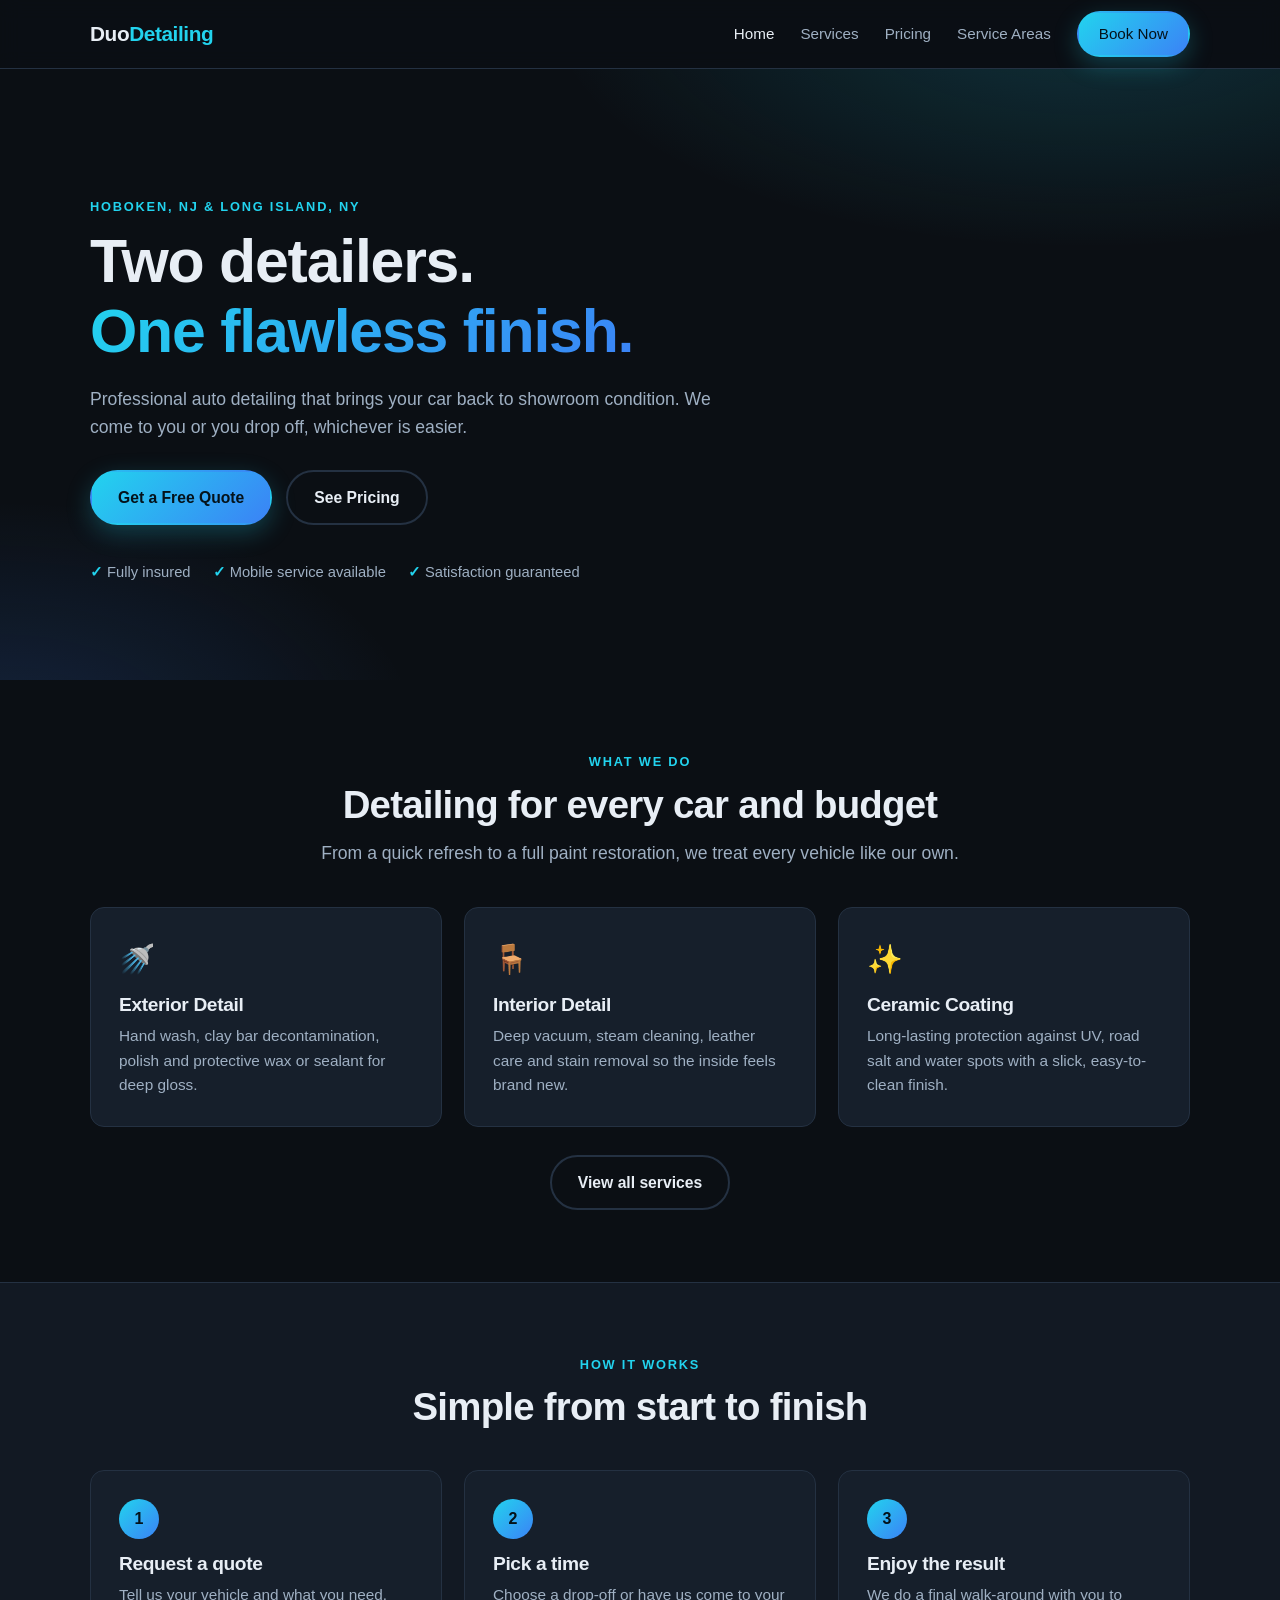
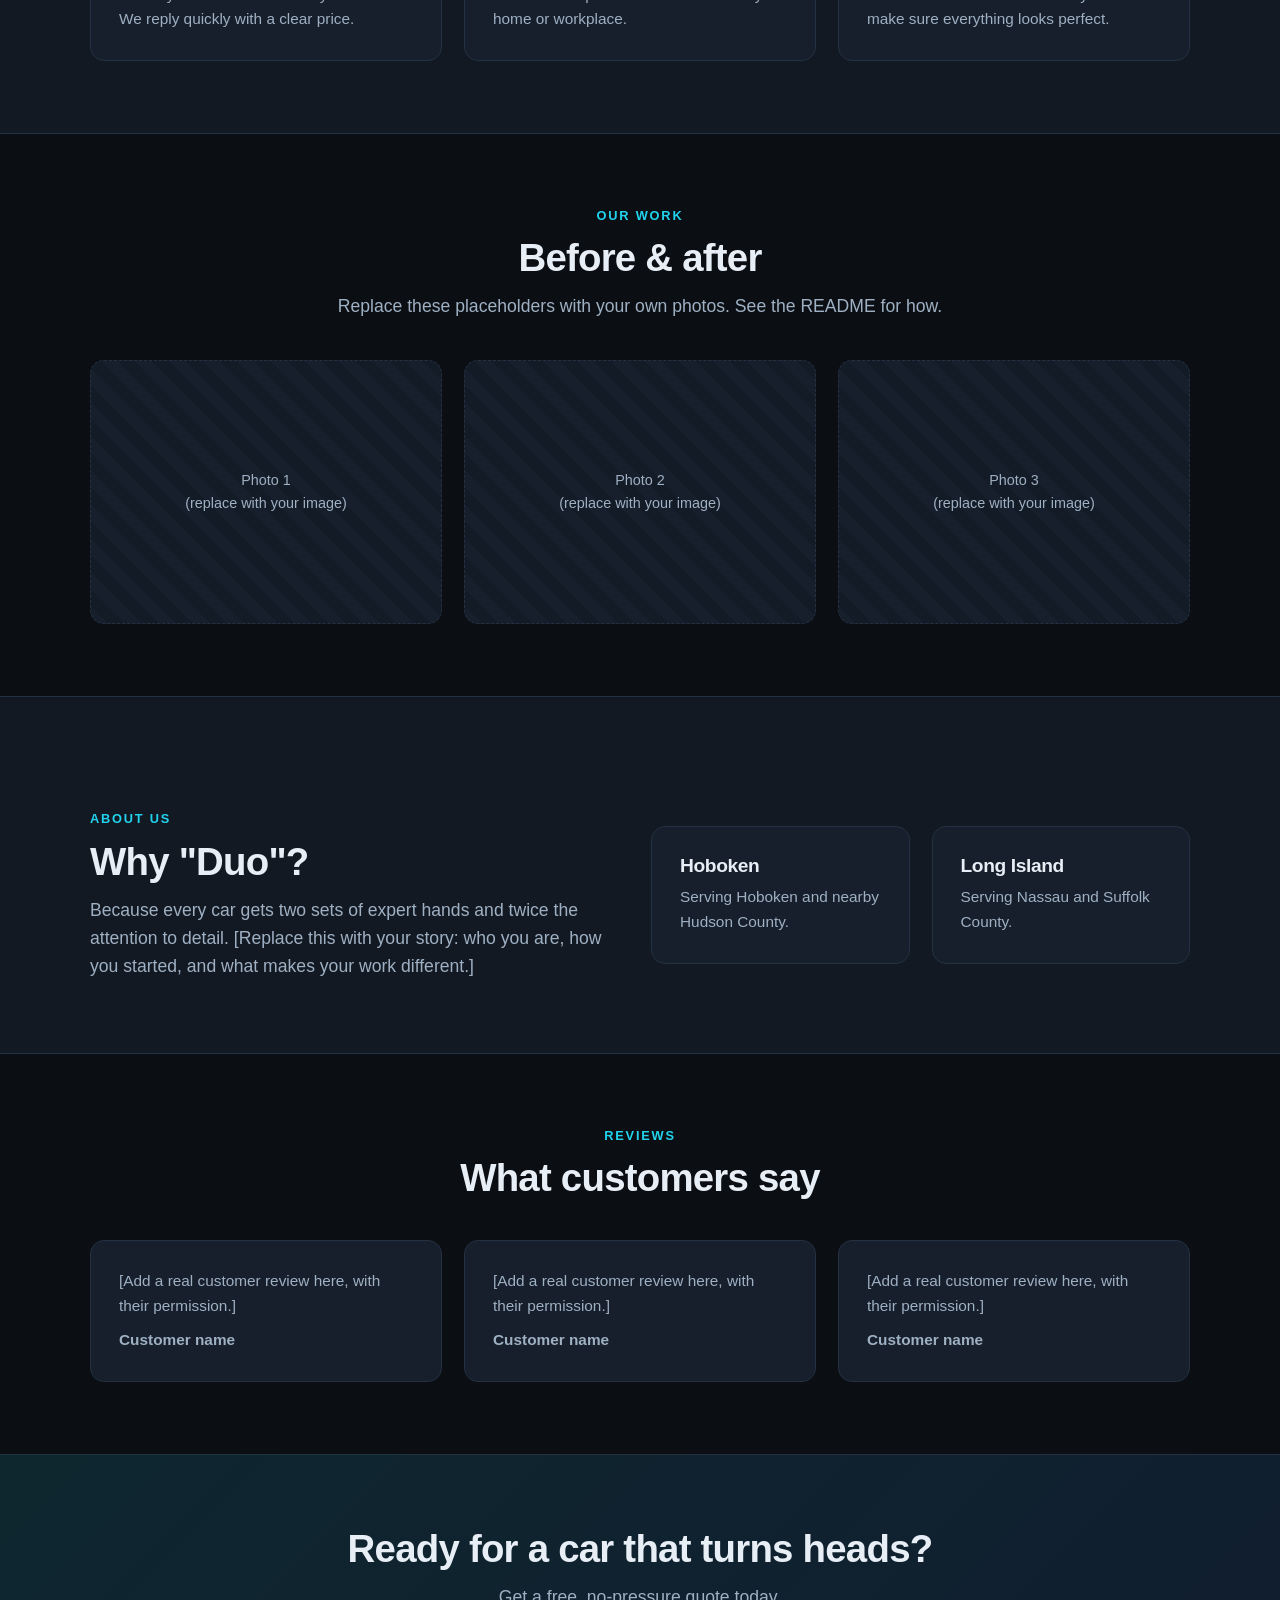
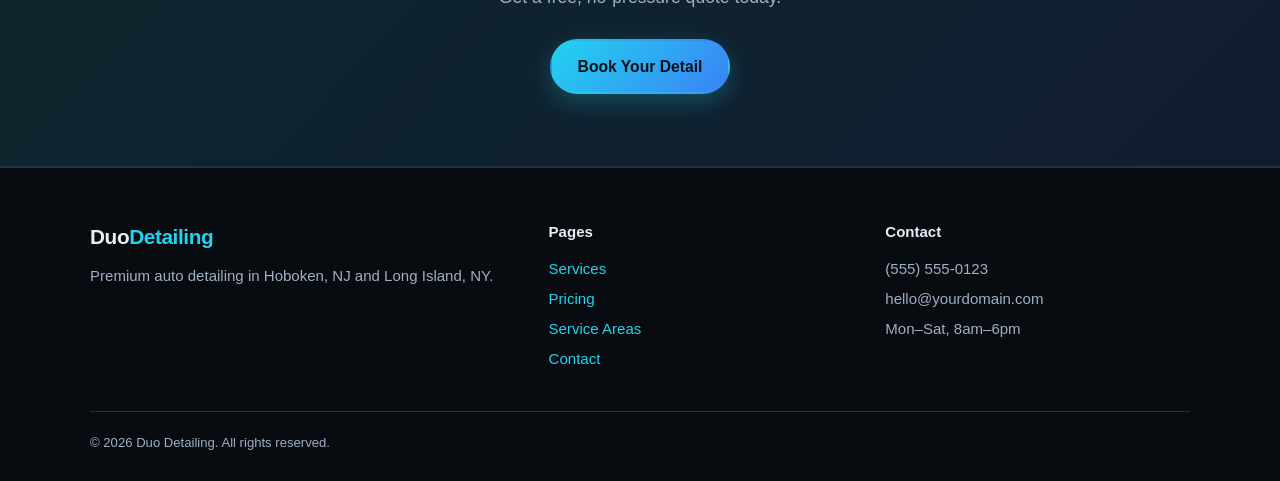
<file: index.html>
<!DOCTYPE html>
<html lang="en">
<head>
  <meta charset="UTF-8">
  <meta name="viewport" content="width=device-width, initial-scale=1">
  <title>Duo Detailing | Auto Detailing in Hoboken &amp; Long Island</title>
  <meta name="description" content="Duo Detailing offers professional auto detailing, ceramic coating and paint correction in Hoboken, NJ and Long Island, NY.">
  <link rel="stylesheet" href="style.css">
</head>
<body>
  <header class="site">
    <div class="container nav">
      <a href="index.html" class="logo">Duo<span>Detailing</span></a>
      <button class="menu-btn" aria-label="Toggle menu" aria-expanded="false">☰ Menu</button>
      <ul>
        <li><a href="index.html" class="active">Home</a></li>
        <li><a href="services.html">Services</a></li>
        <li><a href="pricing.html">Pricing</a></li>
        <li><a href="areas.html">Service Areas</a></li>
        <li><a href="contact.html" class="btn btn-primary" style="padding:9px 20px;color:#04121a">Book Now</a></li>
      </ul>
    </div>
  </header>

  <main>
    <section class="hero">
      <div class="container">
        <p class="eyebrow">Hoboken, NJ &amp; Long Island, NY</p>
        <h1>Two detailers.<br><em>One flawless finish.</em></h1>
        <p class="lead">Professional auto detailing that brings your car back to showroom condition. We come to you or you drop off, whichever is easier.</p>
        <div class="btn-row">
          <a href="contact.html" class="btn btn-primary">Get a Free Quote</a>
          <a href="pricing.html" class="btn btn-ghost">See Pricing</a>
        </div>
        <div class="badges">
          <span>Fully insured</span>
          <span>Mobile service available</span>
          <span>Satisfaction guaranteed</span>
        </div>
      </div>
    </section>

    <section>
      <div class="container center">
        <p class="eyebrow">What we do</p>
        <h2>Detailing for every car and budget</h2>
        <p class="lead">From a quick refresh to a full paint restoration, we treat every vehicle like our own.</p>
        <div class="grid grid-3" style="text-align:left">
          <div class="card">
            <div class="icon">🚿</div>
            <h3>Exterior Detail</h3>
            <p>Hand wash, clay bar decontamination, polish and protective wax or sealant for deep gloss.</p>
          </div>
          <div class="card">
            <div class="icon">🪑</div>
            <h3>Interior Detail</h3>
            <p>Deep vacuum, steam cleaning, leather care and stain removal so the inside feels brand new.</p>
          </div>
          <div class="card">
            <div class="icon">✨</div>
            <h3>Ceramic Coating</h3>
            <p>Long-lasting protection against UV, road salt and water spots with a slick, easy-to-clean finish.</p>
          </div>
        </div>
        <div class="btn-row" style="justify-content:center">
          <a href="services.html" class="btn btn-ghost">View all services</a>
        </div>
      </div>
    </section>

    <section class="alt">
      <div class="container">
        <div class="center">
          <p class="eyebrow">How it works</p>
          <h2>Simple from start to finish</h2>
        </div>
        <div class="grid grid-3">
          <div class="card">
            <div class="step-num">1</div>
            <h3>Request a quote</h3>
            <p>Tell us your vehicle and what you need. We reply quickly with a clear price.</p>
          </div>
          <div class="card">
            <div class="step-num">2</div>
            <h3>Pick a time</h3>
            <p>Choose a drop-off or have us come to your home or workplace.</p>
          </div>
          <div class="card">
            <div class="step-num">3</div>
            <h3>Enjoy the result</h3>
            <p>We do a final walk-around with you to make sure everything looks perfect.</p>
          </div>
        </div>
      </div>
    </section>

    <section>
      <div class="container">
        <div class="center">
          <p class="eyebrow">Our work</p>
          <h2>Before &amp; after</h2>
          <p class="lead">Replace these placeholders with your own photos. See the README for how.</p>
        </div>
        <div class="grid grid-3">
          <div class="shot">Photo 1<br>(replace with your image)</div>
          <div class="shot">Photo 2<br>(replace with your image)</div>
          <div class="shot">Photo 3<br>(replace with your image)</div>
        </div>
      </div>
    </section>

    <section class="alt">
      <div class="container">
        <div class="grid grid-2" style="align-items:center">
          <div>
            <p class="eyebrow">About us</p>
            <h2>Why "Duo"?</h2>
            <p class="lead">Because every car gets two sets of expert hands and twice the attention to detail. [Replace this with your story: who you are, how you started, and what makes your work different.]</p>
          </div>
          <div class="grid grid-2" style="margin-top:0">
            <div class="card"><h3>Hoboken</h3><p>Serving Hoboken and nearby Hudson County.</p></div>
            <div class="card"><h3>Long Island</h3><p>Serving Nassau and Suffolk County.</p></div>
          </div>
        </div>
      </div>
    </section>

    <section>
      <div class="container center">
        <p class="eyebrow">Reviews</p>
        <h2>What customers say</h2>
        <div class="grid grid-3" style="text-align:left">
          <div class="card"><p>[Add a real customer review here, with their permission.]</p><p style="margin-top:10px"><strong>Customer name</strong></p></div>
          <div class="card"><p>[Add a real customer review here, with their permission.]</p><p style="margin-top:10px"><strong>Customer name</strong></p></div>
          <div class="card"><p>[Add a real customer review here, with their permission.]</p><p style="margin-top:10px"><strong>Customer name</strong></p></div>
        </div>
      </div>
    </section>

    <section class="cta">
      <div class="container">
        <h2>Ready for a car that turns heads?</h2>
        <p class="lead" style="margin:0 auto">Get a free, no-pressure quote today.</p>
        <div class="btn-row" style="justify-content:center">
          <a href="contact.html" class="btn btn-primary">Book Your Detail</a>
        </div>
      </div>
    </section>
  </main>

  <footer class="site">
    <div class="container">
      <div class="foot-grid">
        <div>
          <a href="index.html" class="logo">Duo<span>Detailing</span></a>
          <p style="margin-top:10px">Premium auto detailing in Hoboken, NJ and Long Island, NY.</p>
        </div>
        <div>
          <h4>Pages</h4>
          <ul>
            <li><a href="services.html">Services</a></li>
            <li><a href="pricing.html">Pricing</a></li>
            <li><a href="areas.html">Service Areas</a></li>
            <li><a href="contact.html">Contact</a></li>
          </ul>
        </div>
        <div>
          <h4>Contact</h4>
          <ul>
            <li>(555) 555-0123</li>
            <li>hello@yourdomain.com</li>
            <li>Mon–Sat, 8am–6pm</li>
          </ul>
        </div>
      </div>
      <p class="copy">© <span id="year">2026</span> Duo Detailing. All rights reserved.</p>
    </div>
  </footer>
  <script src="script.js"></script>
</body>
</html>
</file>
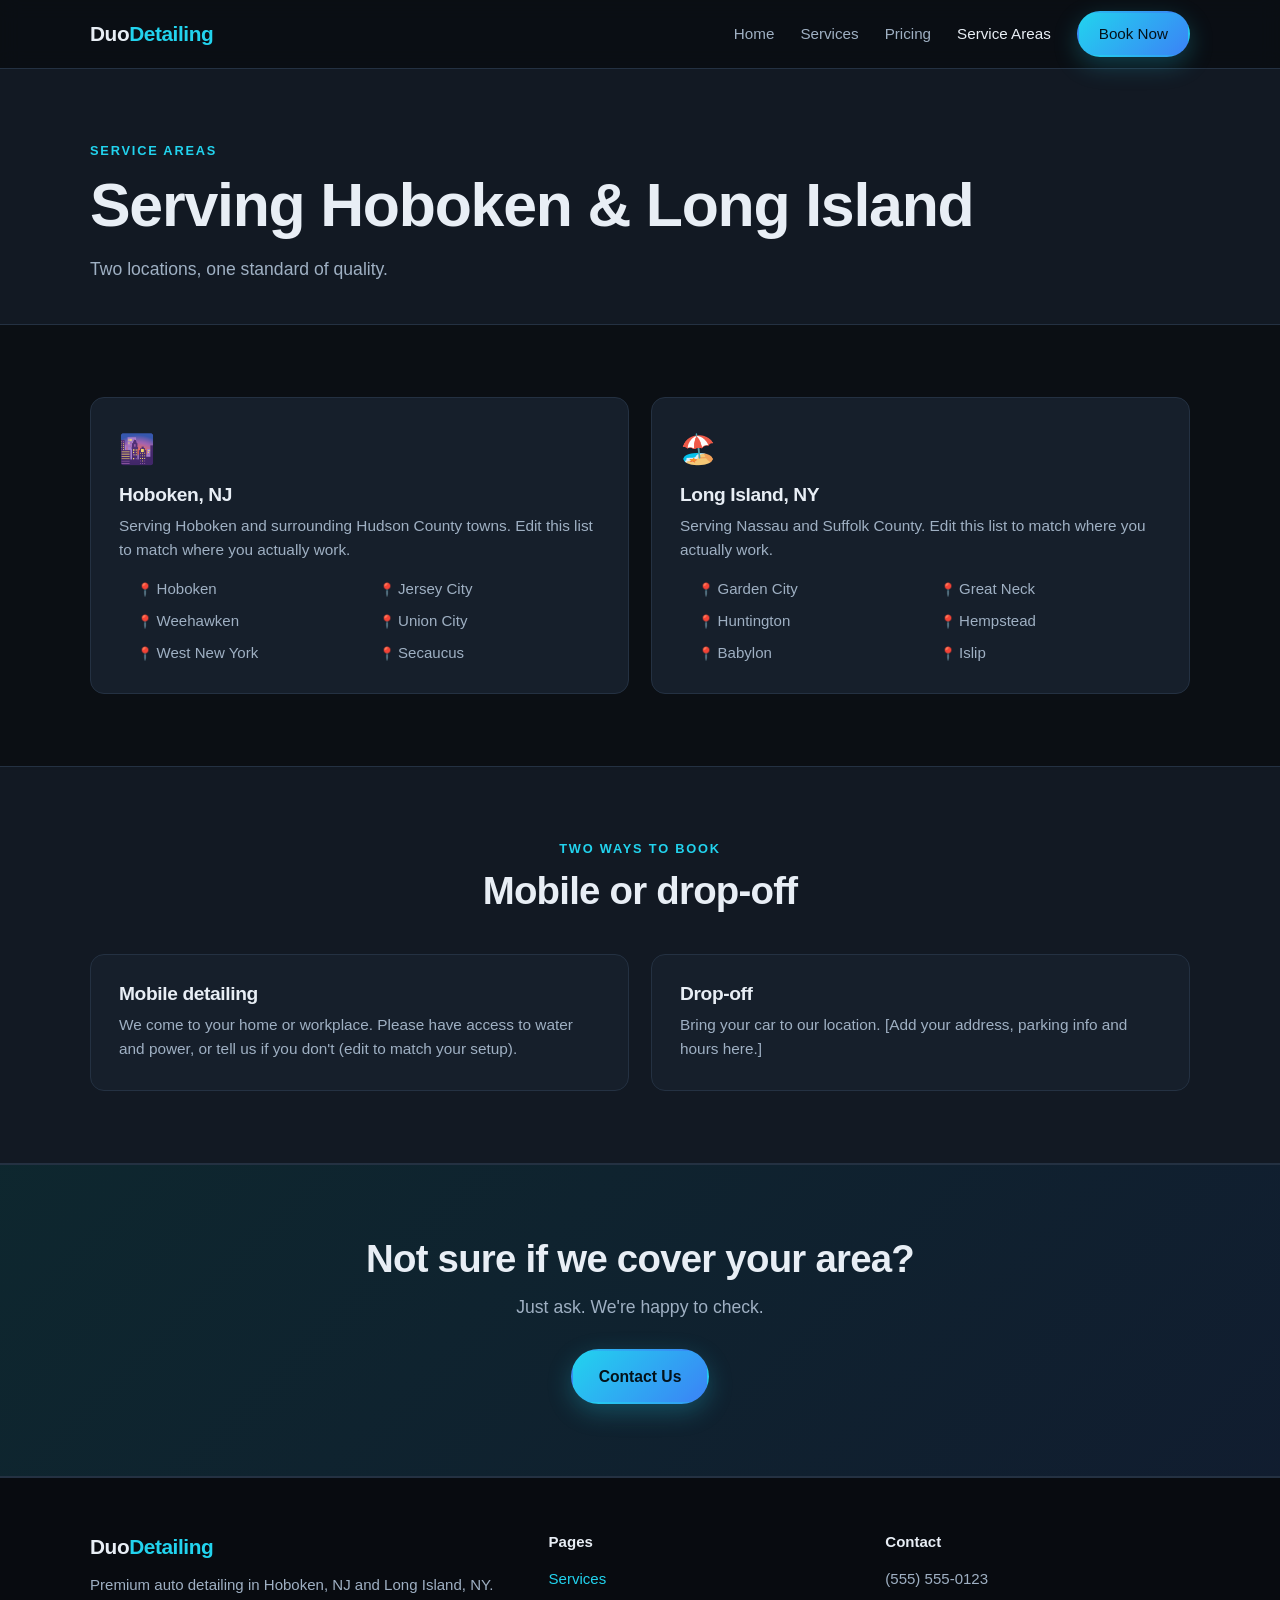
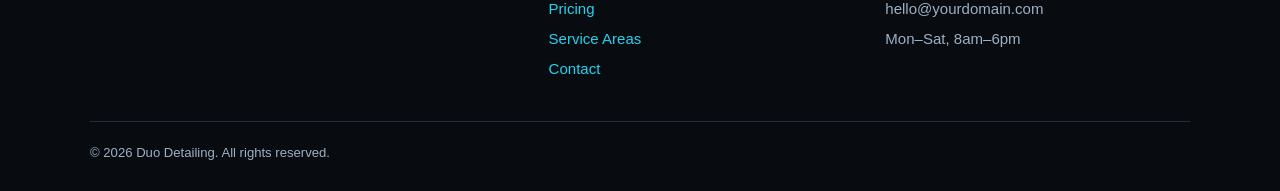
<file: areas.html>
<!DOCTYPE html>
<html lang="en">
<head>
  <meta charset="UTF-8">
  <meta name="viewport" content="width=device-width, initial-scale=1">
  <title>Service Areas | Duo Detailing</title>
  <meta name="description" content="Duo Detailing serves Hoboken, NJ and Long Island, NY with mobile and drop-off auto detailing.">
  <link rel="stylesheet" href="style.css">
</head>
<body>
  <header class="site">
    <div class="container nav">
      <a href="index.html" class="logo">Duo<span>Detailing</span></a>
      <button class="menu-btn" aria-label="Toggle menu" aria-expanded="false">☰ Menu</button>
      <ul>
        <li><a href="index.html">Home</a></li>
        <li><a href="services.html">Services</a></li>
        <li><a href="pricing.html">Pricing</a></li>
        <li><a href="areas.html" class="active">Service Areas</a></li>
        <li><a href="contact.html" class="btn btn-primary" style="padding:9px 20px;color:#04121a">Book Now</a></li>
      </ul>
    </div>
  </header>

  <main>
    <section class="page-hero">
      <div class="container">
        <p class="eyebrow">Service areas</p>
        <h1>Serving Hoboken &amp; Long Island</h1>
        <p class="lead" style="margin-top:14px">Two locations, one standard of quality.</p>
      </div>
    </section>

    <section>
      <div class="container">
        <div class="grid grid-2" style="margin-top:0">
          <div class="card">
            <div class="icon">🌆</div>
            <h3>Hoboken, NJ</h3>
            <p>Serving Hoboken and surrounding Hudson County towns. Edit this list to match where you actually work.</p>
            <ul class="area-list">
              <li>Hoboken</li>
              <li>Jersey City</li>
              <li>Weehawken</li>
              <li>Union City</li>
              <li>West New York</li>
              <li>Secaucus</li>
            </ul>
          </div>
          <div class="card">
            <div class="icon">🏖️</div>
            <h3>Long Island, NY</h3>
            <p>Serving Nassau and Suffolk County. Edit this list to match where you actually work.</p>
            <ul class="area-list">
              <li>Garden City</li>
              <li>Great Neck</li>
              <li>Huntington</li>
              <li>Hempstead</li>
              <li>Babylon</li>
              <li>Islip</li>
            </ul>
          </div>
        </div>
      </div>
    </section>

    <section class="alt">
      <div class="container">
        <div class="center">
          <p class="eyebrow">Two ways to book</p>
          <h2>Mobile or drop-off</h2>
        </div>
        <div class="grid grid-2">
          <div class="card">
            <h3>Mobile detailing</h3>
            <p>We come to your home or workplace. Please have access to water and power, or tell us if you don't (edit to match your setup).</p>
          </div>
          <div class="card">
            <h3>Drop-off</h3>
            <p>Bring your car to our location. [Add your address, parking info and hours here.]</p>
          </div>
        </div>
      </div>
    </section>

    <section class="cta">
      <div class="container">
        <h2>Not sure if we cover your area?</h2>
        <p class="lead" style="margin:0 auto">Just ask. We're happy to check.</p>
        <div class="btn-row" style="justify-content:center">
          <a href="contact.html" class="btn btn-primary">Contact Us</a>
        </div>
      </div>
    </section>
  </main>

  <footer class="site">
    <div class="container">
      <div class="foot-grid">
        <div>
          <a href="index.html" class="logo">Duo<span>Detailing</span></a>
          <p style="margin-top:10px">Premium auto detailing in Hoboken, NJ and Long Island, NY.</p>
        </div>
        <div>
          <h4>Pages</h4>
          <ul>
            <li><a href="services.html">Services</a></li>
            <li><a href="pricing.html">Pricing</a></li>
            <li><a href="areas.html">Service Areas</a></li>
            <li><a href="contact.html">Contact</a></li>
          </ul>
        </div>
        <div>
          <h4>Contact</h4>
          <ul>
            <li>(555) 555-0123</li>
            <li>hello@yourdomain.com</li>
            <li>Mon–Sat, 8am–6pm</li>
          </ul>
        </div>
      </div>
      <p class="copy">© <span id="year">2026</span> Duo Detailing. All rights reserved.</p>
    </div>
  </footer>
  <script src="script.js"></script>
</body>
</html>
</file>
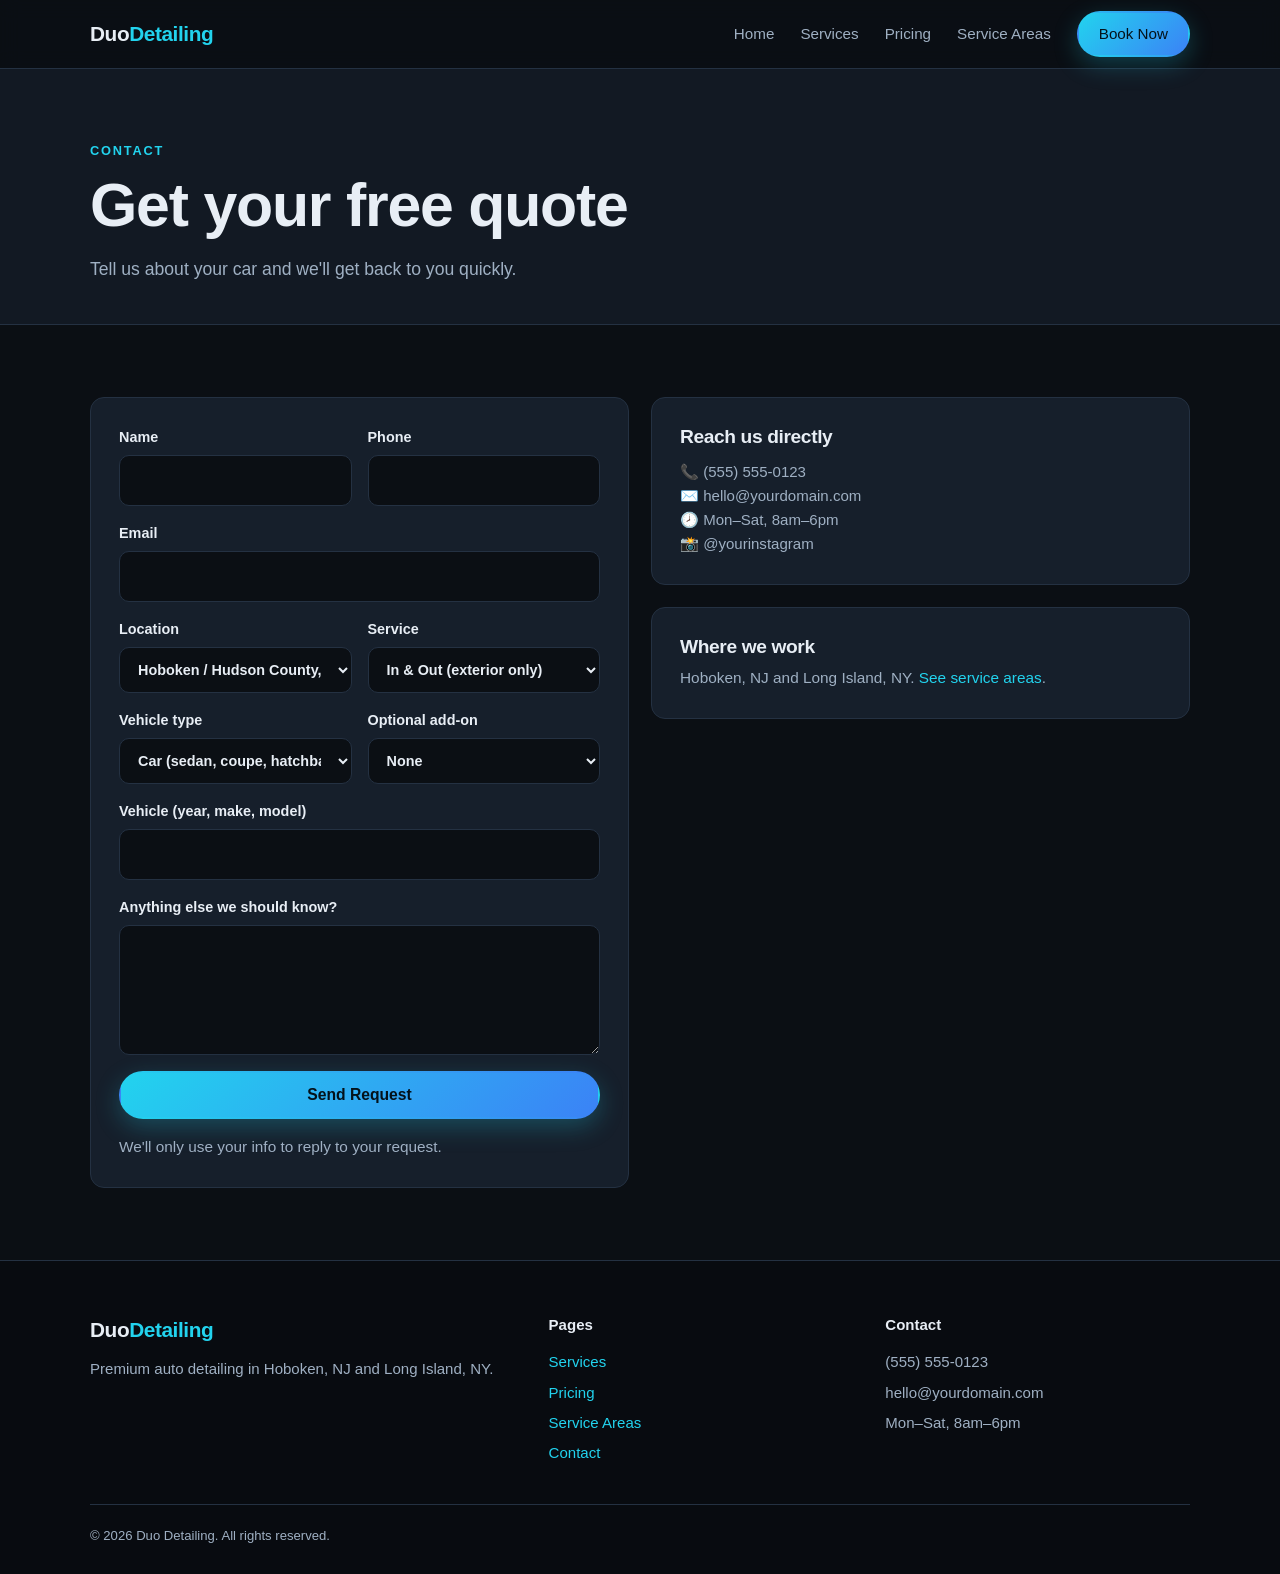
<file: contact.html>
<!DOCTYPE html>
<html lang="en">
<head>
  <meta charset="UTF-8">
  <meta name="viewport" content="width=device-width, initial-scale=1">
  <title>Contact &amp; Booking | Duo Detailing</title>
  <meta name="description" content="Request a free quote or book an auto detail with Duo Detailing in Hoboken or Long Island.">
  <link rel="stylesheet" href="style.css">
</head>
<body>
  <header class="site">
    <div class="container nav">
      <a href="index.html" class="logo">Duo<span>Detailing</span></a>
      <button class="menu-btn" aria-label="Toggle menu" aria-expanded="false">☰ Menu</button>
      <ul>
        <li><a href="index.html">Home</a></li>
        <li><a href="services.html">Services</a></li>
        <li><a href="pricing.html">Pricing</a></li>
        <li><a href="areas.html">Service Areas</a></li>
        <li><a href="contact.html" class="btn btn-primary active" style="padding:9px 20px;color:#04121a">Book Now</a></li>
      </ul>
    </div>
  </header>

  <main>
    <section class="page-hero">
      <div class="container">
        <p class="eyebrow">Contact</p>
        <h1>Get your free quote</h1>
        <p class="lead" style="margin-top:14px">Tell us about your car and we'll get back to you quickly.</p>
      </div>
    </section>

    <section>
      <div class="container">
        <div class="grid grid-2" style="margin-top:0;align-items:start">
          <div class="card">
            <!--
              FORM SETUP: GitHub Pages can't process forms by itself.
              1. Sign up free at https://formspree.io and create a form.
              2. Replace YOUR_FORM_ID below with the ID Formspree gives you.
            -->
            <form action="https://formspree.io/f/YOUR_FORM_ID" method="POST">
              <div class="row-2">
                <label>Name <input type="text" name="name" required></label>
                <label>Phone <input type="tel" name="phone"></label>
              </div>
              <label>Email <input type="email" name="email" required></label>
              <div class="row-2">
                <label>Location
                  <select name="location">
                    <option>Hoboken / Hudson County, NJ</option>
                    <option>Long Island, NY</option>
                  </select>
                </label>
                <label>Service
                  <select name="service">
                    <option>In &amp; Out (exterior only)</option>
                    <option>Interior Revival (interior only)</option>
                    <option>Full Rejuvenation</option>
                    <option>Ceramic Coating</option>
                    <option>Not sure yet</option>
                  </select>
                </label>
              </div>
              <div class="row-2">
                <label>Vehicle type
                  <select name="vehicle_type">
                    <option>Car (sedan, coupe, hatchback)</option>
                    <option>Truck or SUV (+$15)</option>
                  </select>
                </label>
                <label>Optional add-on
                  <select name="add_on">
                    <option>None</option>
                    <option>Pet hair removal (+$30)</option>
                    <option>Headlight restoration (+$50)</option>
                    <option>Both add-ons (+$80)</option>
                  </select>
                </label>
              </div>
              <label>Vehicle (year, make, model) <input type="text" name="vehicle"></label>
              <label>Anything else we should know? <textarea name="message"></textarea></label>
              <button type="submit" class="btn btn-primary">Send Request</button>
              <p class="note">We'll only use your info to reply to your request.</p>
            </form>
          </div>

          <div>
            <div class="card">
              <h3>Reach us directly</h3>
              <ul style="list-style:none;margin:12px 0 0">
                <li>📞 (555) 555-0123</li>
                <li>✉️ hello@yourdomain.com</li>
                <li>🕗 Mon–Sat, 8am–6pm</li>
                <li>📸 @yourinstagram</li>
              </ul>
            </div>
            <div class="card" style="margin-top:22px">
              <h3>Where we work</h3>
              <p>Hoboken, NJ and Long Island, NY. <a href="areas.html">See service areas</a>.</p>
            </div>
          </div>
        </div>
      </div>
    </section>
  </main>

  <footer class="site">
    <div class="container">
      <div class="foot-grid">
        <div>
          <a href="index.html" class="logo">Duo<span>Detailing</span></a>
          <p style="margin-top:10px">Premium auto detailing in Hoboken, NJ and Long Island, NY.</p>
        </div>
        <div>
          <h4>Pages</h4>
          <ul>
            <li><a href="services.html">Services</a></li>
            <li><a href="pricing.html">Pricing</a></li>
            <li><a href="areas.html">Service Areas</a></li>
            <li><a href="contact.html">Contact</a></li>
          </ul>
        </div>
        <div>
          <h4>Contact</h4>
          <ul>
            <li>(555) 555-0123</li>
            <li>hello@yourdomain.com</li>
            <li>Mon–Sat, 8am–6pm</li>
          </ul>
        </div>
      </div>
      <p class="copy">© <span id="year">2026</span> Duo Detailing. All rights reserved.</p>
    </div>
  </footer>
  <script src="script.js"></script>
</body>
</html>
</file>
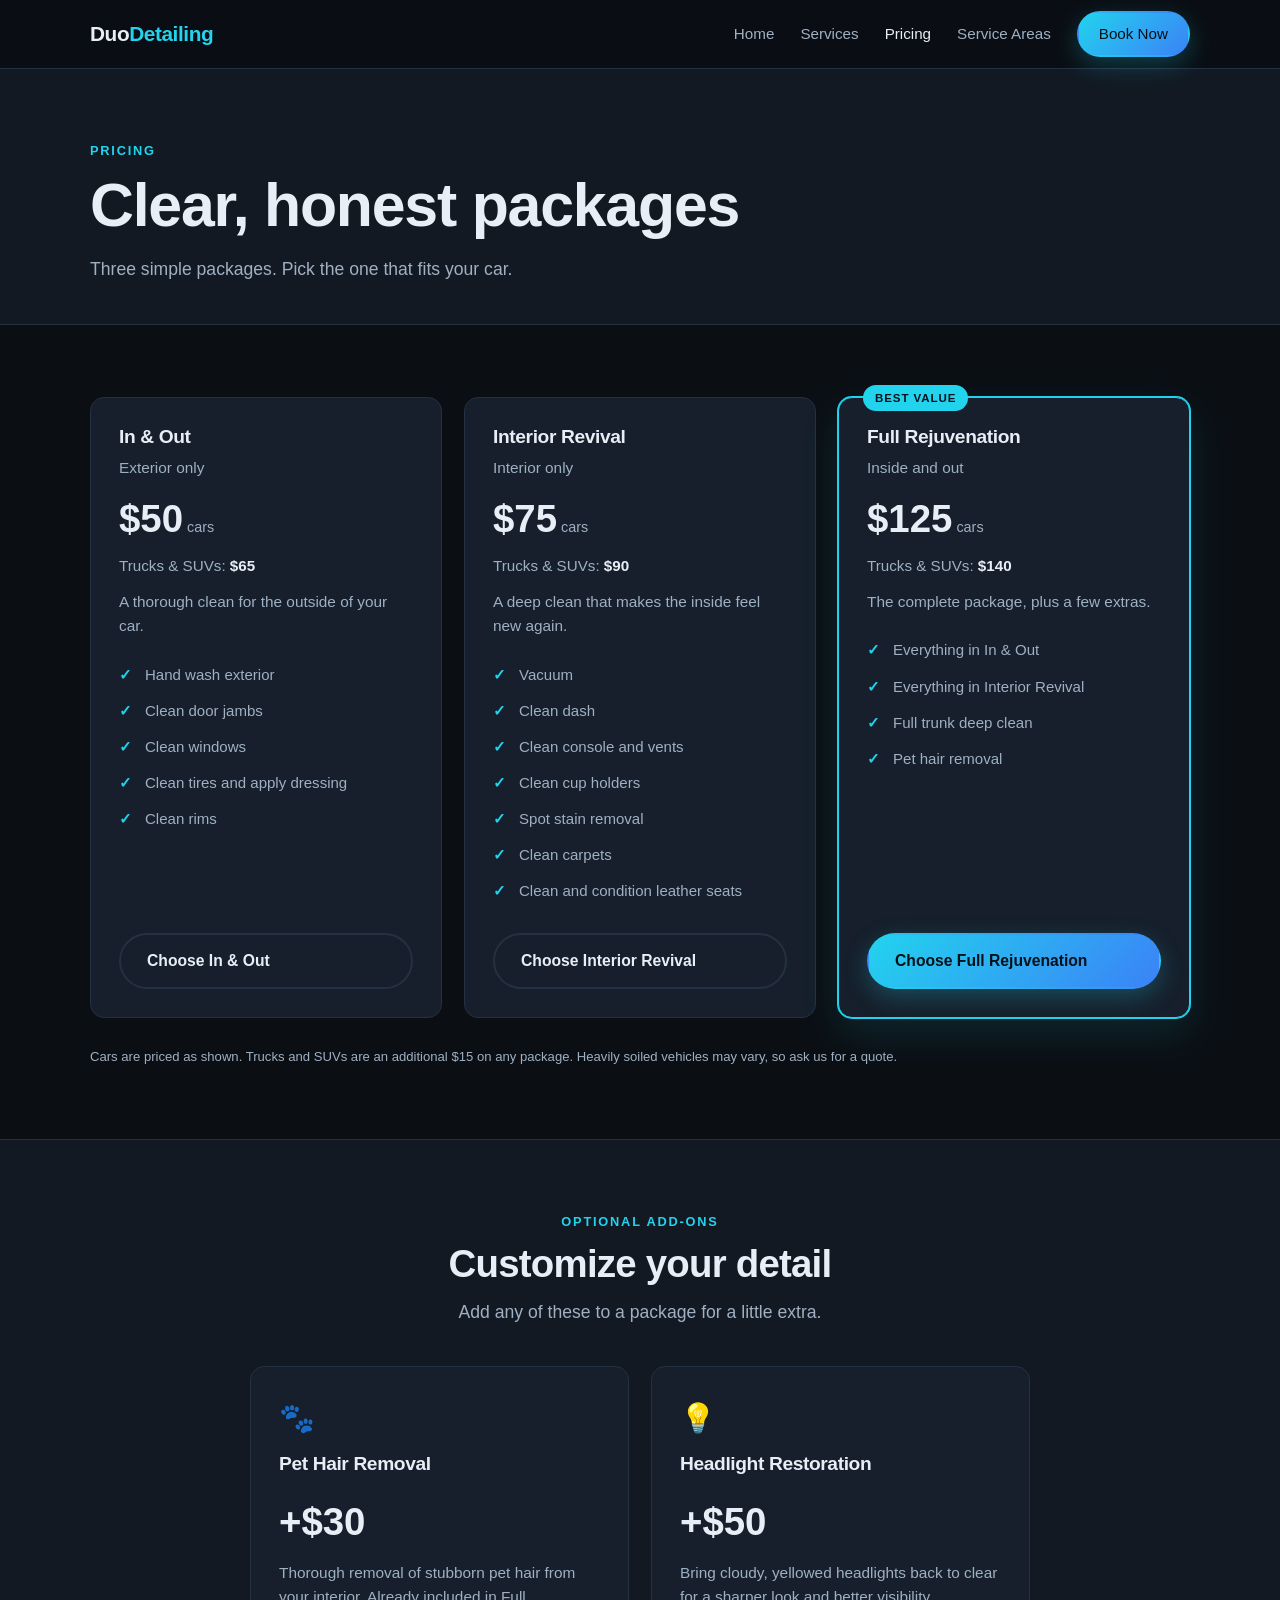
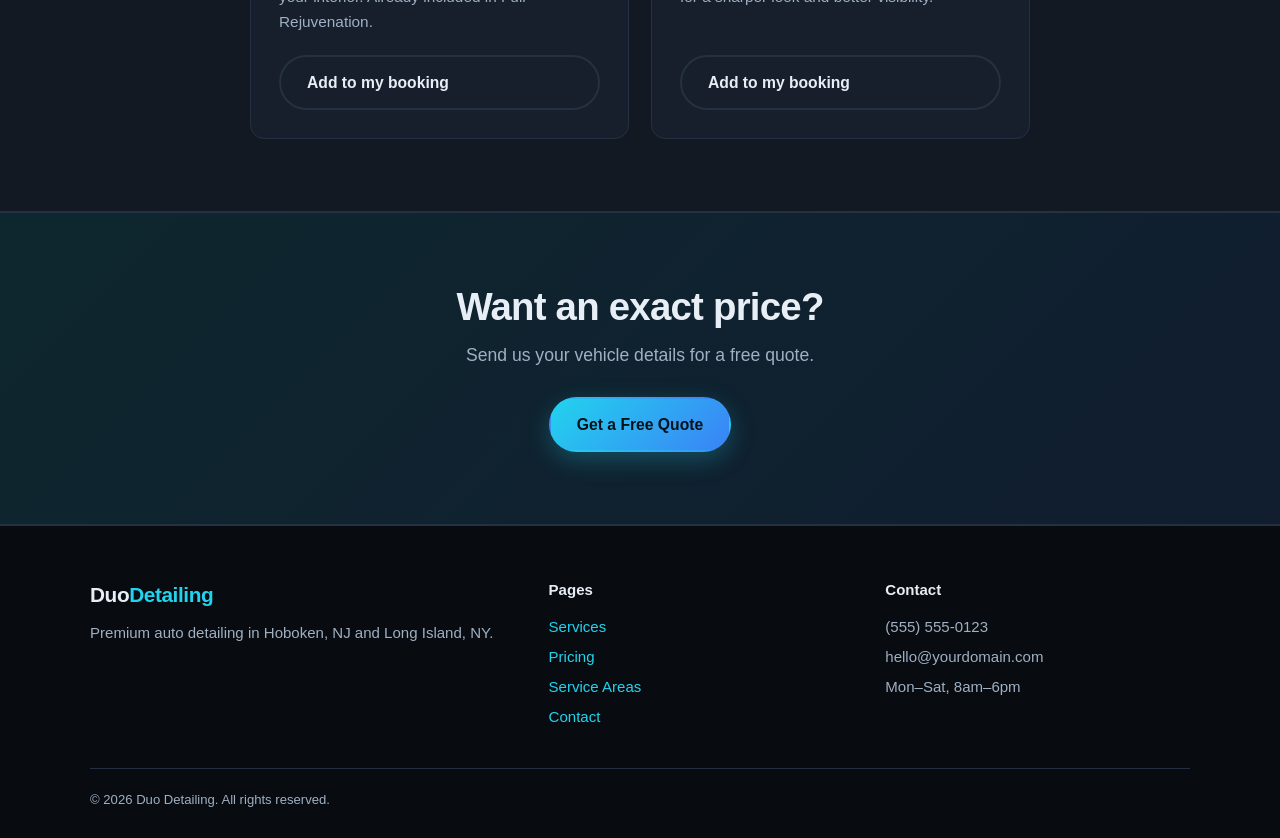
<file: pricing.html>
<!DOCTYPE html>
<html lang="en">
<head>
  <meta charset="UTF-8">
  <meta name="viewport" content="width=device-width, initial-scale=1">
  <title>Pricing | Duo Detailing</title>
  <meta name="description" content="Transparent auto detailing packages from Duo Detailing in Hoboken and Long Island.">
  <link rel="stylesheet" href="style.css">
</head>
<body>
  <header class="site">
    <div class="container nav">
      <a href="index.html" class="logo">Duo<span>Detailing</span></a>
      <button class="menu-btn" aria-label="Toggle menu" aria-expanded="false">☰ Menu</button>
      <ul>
        <li><a href="index.html">Home</a></li>
        <li><a href="services.html">Services</a></li>
        <li><a href="pricing.html" class="active">Pricing</a></li>
        <li><a href="areas.html">Service Areas</a></li>
        <li><a href="contact.html" class="btn btn-primary" style="padding:9px 20px;color:#04121a">Book Now</a></li>
      </ul>
    </div>
  </header>

  <main>
    <section class="page-hero">
      <div class="container">
        <p class="eyebrow">Pricing</p>
        <h1>Clear, honest packages</h1>
        <p class="lead" style="margin-top:14px">Three simple packages. Pick the one that fits your car.</p>
      </div>
    </section>

    <section>
      <div class="container">
        <div class="grid grid-3" style="margin-top:0">
          <div class="card price-card">
            <h3>In &amp; Out</h3>
            <p class="note" style="margin-bottom:0">Exterior only</p>
            <div class="price">$50<small> cars</small></div>
            <p class="price-alt">Trucks &amp; SUVs: <strong>$65</strong></p>
            <p>A thorough clean for the outside of your car.</p>
            <ul>
              <li>Hand wash exterior</li>
              <li>Clean door jambs</li>
              <li>Clean windows</li>
              <li>Clean tires and apply dressing</li>
              <li>Clean rims</li>
            </ul>
            <a href="contact.html" class="btn btn-ghost">Choose In &amp; Out</a>
          </div>
          <div class="card price-card">
            <h3>Interior Revival</h3>
            <p class="note" style="margin-bottom:0">Interior only</p>
            <div class="price">$75<small> cars</small></div>
            <p class="price-alt">Trucks &amp; SUVs: <strong>$90</strong></p>
            <p>A deep clean that makes the inside feel new again.</p>
            <ul>
              <li>Vacuum</li>
              <li>Clean dash</li>
              <li>Clean console and vents</li>
              <li>Clean cup holders</li>
              <li>Spot stain removal</li>
              <li>Clean carpets</li>
              <li>Clean and condition leather seats</li>
            </ul>
            <a href="contact.html" class="btn btn-ghost">Choose Interior Revival</a>
          </div>
          <div class="card price-card featured">
            <span class="tag">Best value</span>
            <h3>Full Rejuvenation</h3>
            <p class="note" style="margin-bottom:0">Inside and out</p>
            <div class="price">$125<small> cars</small></div>
            <p class="price-alt">Trucks &amp; SUVs: <strong>$140</strong></p>
            <p>The complete package, plus a few extras.</p>
            <ul>
              <li>Everything in In &amp; Out</li>
              <li>Everything in Interior Revival</li>
              <li>Full trunk deep clean</li>
              <li>Pet hair removal</li>
            </ul>
            <a href="contact.html" class="btn btn-primary">Choose Full Rejuvenation</a>
          </div>
        </div>
        <p class="note" style="margin-top:28px">Cars are priced as shown. Trucks and SUVs are an additional $15 on any package. Heavily soiled vehicles may vary, so ask us for a quote.</p>
      </div>
    </section>

    <section class="alt">
      <div class="container">
        <div class="center">
          <p class="eyebrow">Optional add-ons</p>
          <h2>Customize your detail</h2>
          <p class="lead">Add any of these to a package for a little extra.</p>
        </div>
        <div class="grid grid-2 addon-grid">
          <div class="card price-card">
            <div class="icon">🐾</div>
            <h3>Pet Hair Removal</h3>
            <div class="price">+$30</div>
            <p class="addon-desc">Thorough removal of stubborn pet hair from your interior. Already included in Full Rejuvenation.</p>
            <a href="contact.html" class="btn btn-ghost">Add to my booking</a>
          </div>
          <div class="card price-card">
            <div class="icon">💡</div>
            <h3>Headlight Restoration</h3>
            <div class="price">+$50</div>
            <p class="addon-desc">Bring cloudy, yellowed headlights back to clear for a sharper look and better visibility.</p>
            <a href="contact.html" class="btn btn-ghost">Add to my booking</a>
          </div>
        </div>
      </div>
    </section>

    <section class="cta">
      <div class="container">
        <h2>Want an exact price?</h2>
        <p class="lead" style="margin:0 auto">Send us your vehicle details for a free quote.</p>
        <div class="btn-row" style="justify-content:center">
          <a href="contact.html" class="btn btn-primary">Get a Free Quote</a>
        </div>
      </div>
    </section>
  </main>

  <footer class="site">
    <div class="container">
      <div class="foot-grid">
        <div>
          <a href="index.html" class="logo">Duo<span>Detailing</span></a>
          <p style="margin-top:10px">Premium auto detailing in Hoboken, NJ and Long Island, NY.</p>
        </div>
        <div>
          <h4>Pages</h4>
          <ul>
            <li><a href="services.html">Services</a></li>
            <li><a href="pricing.html">Pricing</a></li>
            <li><a href="areas.html">Service Areas</a></li>
            <li><a href="contact.html">Contact</a></li>
          </ul>
        </div>
        <div>
          <h4>Contact</h4>
          <ul>
            <li>(555) 555-0123</li>
            <li>hello@yourdomain.com</li>
            <li>Mon–Sat, 8am–6pm</li>
          </ul>
        </div>
      </div>
      <p class="copy">© <span id="year">2026</span> Duo Detailing. All rights reserved.</p>
    </div>
  </footer>
  <script src="script.js"></script>
</body>
</html>
</file>
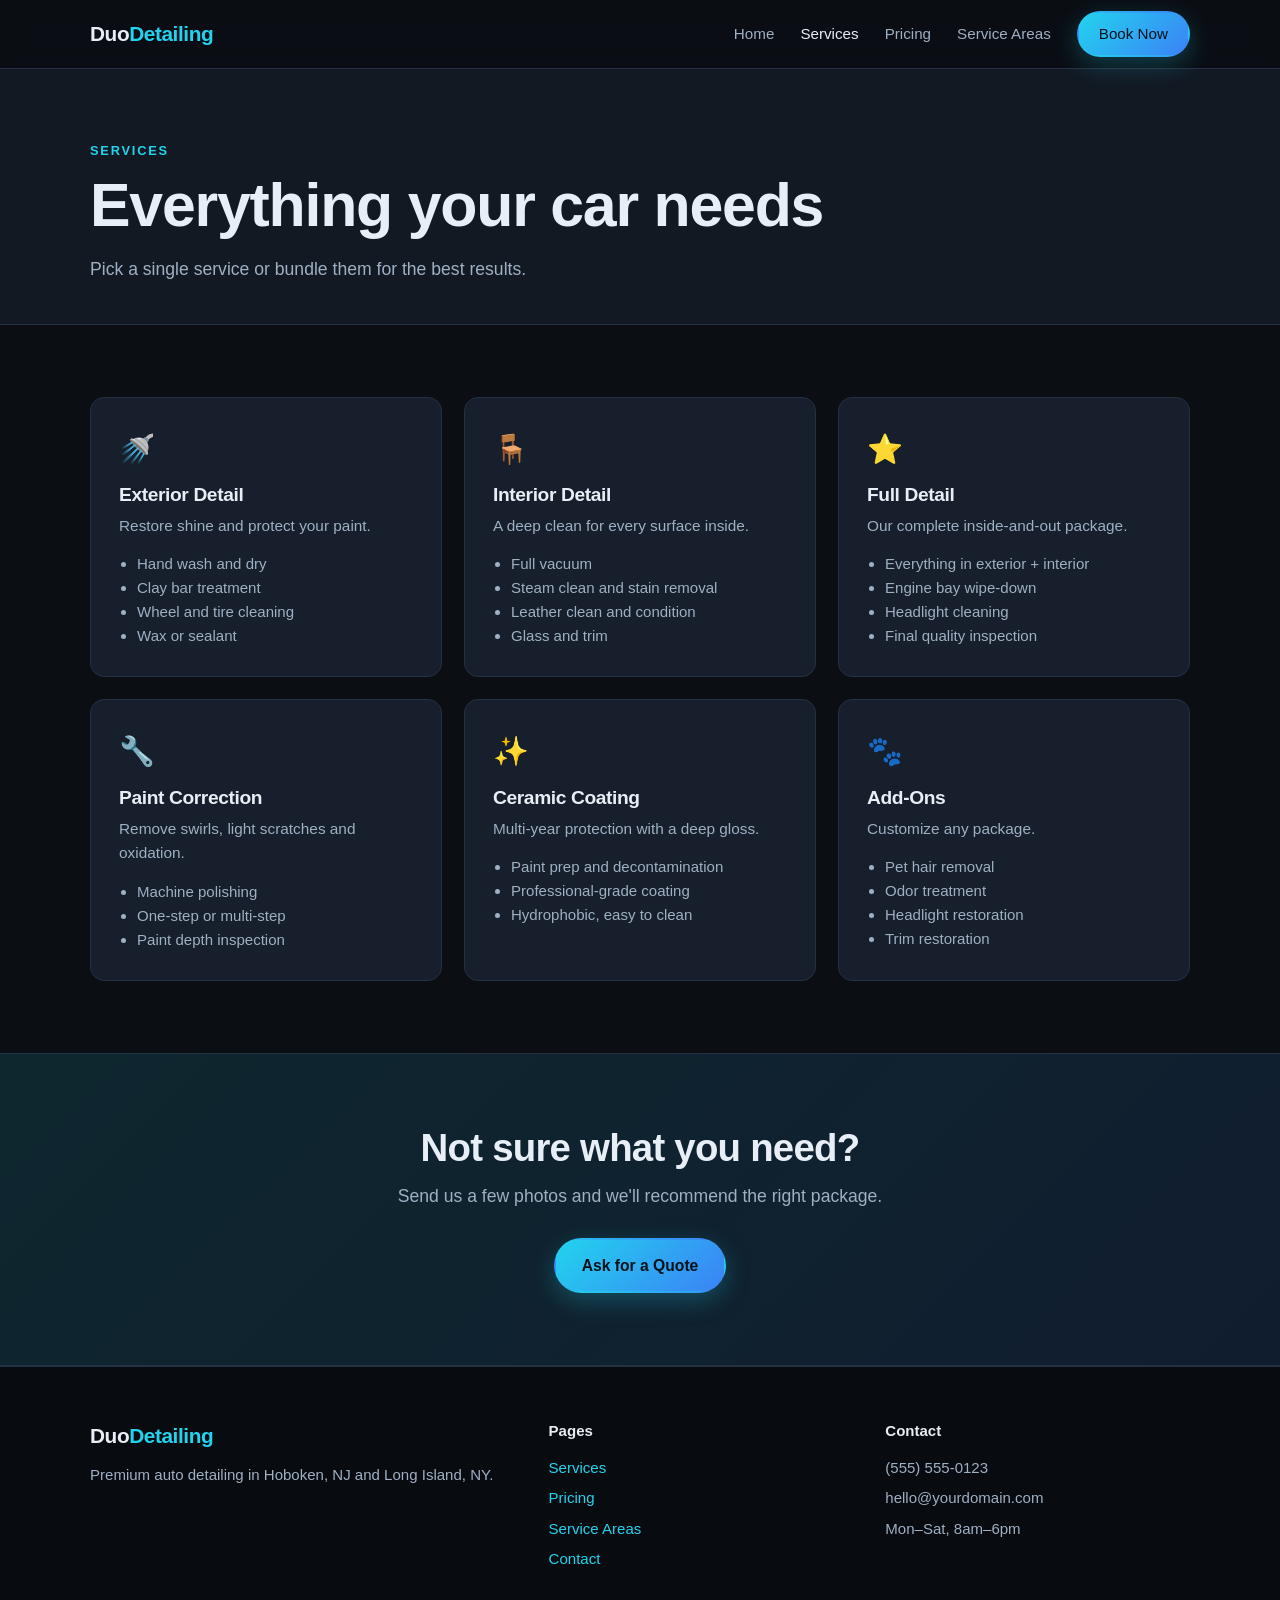
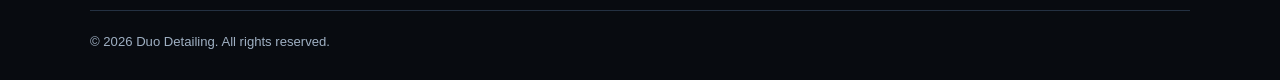
<file: services.html>
<!DOCTYPE html>
<html lang="en">
<head>
  <meta charset="UTF-8">
  <meta name="viewport" content="width=device-width, initial-scale=1">
  <title>Services | Duo Detailing</title>
  <meta name="description" content="Interior and exterior detailing, paint correction, ceramic coating and more from Duo Detailing in Hoboken and Long Island.">
  <link rel="stylesheet" href="style.css">
</head>
<body>
  <header class="site">
    <div class="container nav">
      <a href="index.html" class="logo">Duo<span>Detailing</span></a>
      <button class="menu-btn" aria-label="Toggle menu" aria-expanded="false">☰ Menu</button>
      <ul>
        <li><a href="index.html">Home</a></li>
        <li><a href="services.html" class="active">Services</a></li>
        <li><a href="pricing.html">Pricing</a></li>
        <li><a href="areas.html">Service Areas</a></li>
        <li><a href="contact.html" class="btn btn-primary" style="padding:9px 20px;color:#04121a">Book Now</a></li>
      </ul>
    </div>
  </header>

  <main>
    <section class="page-hero">
      <div class="container">
        <p class="eyebrow">Services</p>
        <h1>Everything your car needs</h1>
        <p class="lead" style="margin-top:14px">Pick a single service or bundle them for the best results.</p>
      </div>
    </section>

    <section>
      <div class="container">
        <div class="grid grid-3" style="margin-top:0">
          <div class="card">
            <div class="icon">🚿</div>
            <h3>Exterior Detail</h3>
            <p>Restore shine and protect your paint.</p>
            <ul>
              <li>Hand wash and dry</li>
              <li>Clay bar treatment</li>
              <li>Wheel and tire cleaning</li>
              <li>Wax or sealant</li>
            </ul>
          </div>
          <div class="card">
            <div class="icon">🪑</div>
            <h3>Interior Detail</h3>
            <p>A deep clean for every surface inside.</p>
            <ul>
              <li>Full vacuum</li>
              <li>Steam clean and stain removal</li>
              <li>Leather clean and condition</li>
              <li>Glass and trim</li>
            </ul>
          </div>
          <div class="card">
            <div class="icon">⭐</div>
            <h3>Full Detail</h3>
            <p>Our complete inside-and-out package.</p>
            <ul>
              <li>Everything in exterior + interior</li>
              <li>Engine bay wipe-down</li>
              <li>Headlight cleaning</li>
              <li>Final quality inspection</li>
            </ul>
          </div>
          <div class="card">
            <div class="icon">🔧</div>
            <h3>Paint Correction</h3>
            <p>Remove swirls, light scratches and oxidation.</p>
            <ul>
              <li>Machine polishing</li>
              <li>One-step or multi-step</li>
              <li>Paint depth inspection</li>
            </ul>
          </div>
          <div class="card">
            <div class="icon">✨</div>
            <h3>Ceramic Coating</h3>
            <p>Multi-year protection with a deep gloss.</p>
            <ul>
              <li>Paint prep and decontamination</li>
              <li>Professional-grade coating</li>
              <li>Hydrophobic, easy to clean</li>
            </ul>
          </div>
          <div class="card">
            <div class="icon">🐾</div>
            <h3>Add-Ons</h3>
            <p>Customize any package.</p>
            <ul>
              <li>Pet hair removal</li>
              <li>Odor treatment</li>
              <li>Headlight restoration</li>
              <li>Trim restoration</li>
            </ul>
          </div>
        </div>
      </div>
    </section>

    <section class="cta">
      <div class="container">
        <h2>Not sure what you need?</h2>
        <p class="lead" style="margin:0 auto">Send us a few photos and we'll recommend the right package.</p>
        <div class="btn-row" style="justify-content:center">
          <a href="contact.html" class="btn btn-primary">Ask for a Quote</a>
        </div>
      </div>
    </section>
  </main>

  <footer class="site">
    <div class="container">
      <div class="foot-grid">
        <div>
          <a href="index.html" class="logo">Duo<span>Detailing</span></a>
          <p style="margin-top:10px">Premium auto detailing in Hoboken, NJ and Long Island, NY.</p>
        </div>
        <div>
          <h4>Pages</h4>
          <ul>
            <li><a href="services.html">Services</a></li>
            <li><a href="pricing.html">Pricing</a></li>
            <li><a href="areas.html">Service Areas</a></li>
            <li><a href="contact.html">Contact</a></li>
          </ul>
        </div>
        <div>
          <h4>Contact</h4>
          <ul>
            <li>(555) 555-0123</li>
            <li>hello@yourdomain.com</li>
            <li>Mon–Sat, 8am–6pm</li>
          </ul>
        </div>
      </div>
      <p class="copy">© <span id="year">2026</span> Duo Detailing. All rights reserved.</p>
    </div>
  </footer>
  <script src="script.js"></script>
</body>
</html>
</file>
<file: style.css>
/* Duo Detailing - shared styles */
:root {
  --bg: #0b0f14;
  --bg-2: #121923;
  --card: #161f2b;
  --line: #243142;
  --text: #e8eef5;
  --muted: #9fb0c3;
  --accent: #22d3ee;
  --accent-2: #3b82f6;
  --radius: 14px;
}
* { box-sizing: border-box; margin: 0; padding: 0; }
html { scroll-behavior: smooth; }
body {
  font-family: -apple-system, BlinkMacSystemFont, "Segoe UI", Roboto, Helvetica, Arial, sans-serif;
  background: var(--bg);
  color: var(--text);
  line-height: 1.6;
}
img { max-width: 100%; display: block; }
a { color: var(--accent); text-decoration: none; }
a:hover { text-decoration: underline; }
.container { width: min(1100px, 92%); margin: 0 auto; }
section { padding: 72px 0; }
h1, h2, h3 { line-height: 1.15; letter-spacing: -0.02em; }
h1 { font-size: clamp(2.2rem, 6vw, 3.8rem); }
h2 { font-size: clamp(1.7rem, 4vw, 2.4rem); margin-bottom: 12px; }
h3 { font-size: 1.2rem; margin-bottom: 8px; }
.eyebrow { color: var(--accent); font-weight: 700; letter-spacing: .14em; text-transform: uppercase; font-size: .8rem; margin-bottom: 10px; }
.lead { color: var(--muted); font-size: 1.1rem; max-width: 640px; }
.center { text-align: center; }
.center .lead { margin-left: auto; margin-right: auto; }

/* Header */
header.site {
  position: sticky; top: 0; z-index: 50;
  background: rgba(11, 15, 20, .85);
  backdrop-filter: blur(10px);
  border-bottom: 1px solid var(--line);
}
.nav { display: flex; align-items: center; justify-content: space-between; height: 68px; }
.logo { font-weight: 800; font-size: 1.3rem; color: var(--text); letter-spacing: -0.02em; }
.logo span { color: var(--accent); }
.logo:hover { text-decoration: none; }
.nav ul { display: flex; gap: 26px; list-style: none; align-items: center; }
.nav ul a { color: var(--muted); font-weight: 500; font-size: .95rem; }
.nav ul a:hover, .nav ul a.active { color: var(--text); text-decoration: none; }
.menu-btn { display: none; background: none; border: 1px solid var(--line); color: var(--text); padding: 8px 12px; border-radius: 8px; font-size: 1rem; cursor: pointer; }

/* Buttons */
.btn {
  display: inline-block; padding: 13px 26px; border-radius: 999px;
  font-weight: 700; font-size: .98rem; border: 2px solid transparent; cursor: pointer;
  transition: transform .15s ease, box-shadow .15s ease;
}
.btn:hover { transform: translateY(-2px); text-decoration: none; }
.btn-primary { background: linear-gradient(135deg, var(--accent), var(--accent-2)); color: #04121a; box-shadow: 0 8px 24px rgba(34, 211, 238, .25); }
.btn-ghost { border-color: var(--line); color: var(--text); }
.btn-ghost:hover { border-color: var(--accent); }
.btn-row { display: flex; gap: 14px; flex-wrap: wrap; margin-top: 28px; }

/* Hero */
.hero {
  padding: 110px 0 96px;
  background:
    radial-gradient(900px 400px at 85% -10%, rgba(34, 211, 238, .18), transparent 60%),
    radial-gradient(700px 400px at 0% 110%, rgba(59, 130, 246, .18), transparent 60%),
    var(--bg);
}
.hero h1 em { font-style: normal; background: linear-gradient(135deg, var(--accent), var(--accent-2)); -webkit-background-clip: text; background-clip: text; color: transparent; }
.hero p { margin-top: 18px; }
.badges { display: flex; gap: 22px; flex-wrap: wrap; margin-top: 36px; color: var(--muted); font-size: .92rem; }
.badges span::before { content: "✓ "; color: var(--accent); font-weight: 800; }
.page-hero { padding: 72px 0 40px; background: var(--bg-2); border-bottom: 1px solid var(--line); }

/* Cards / grids */
.grid { display: grid; gap: 22px; margin-top: 40px; }
.grid-3 { grid-template-columns: repeat(3, 1fr); }
.grid-2 { grid-template-columns: repeat(2, 1fr); }
.grid-4 { grid-template-columns: repeat(4, 1fr); }
.card { background: var(--card); border: 1px solid var(--line); border-radius: var(--radius); padding: 28px; transition: border-color .2s, transform .2s; }
.card:hover { border-color: var(--accent); transform: translateY(-3px); }
.card .icon { font-size: 1.8rem; margin-bottom: 12px; }
.card p { color: var(--muted); font-size: .96rem; }
.card ul { margin: 14px 0 0 18px; color: var(--muted); font-size: .94rem; }
.alt { background: var(--bg-2); border-top: 1px solid var(--line); border-bottom: 1px solid var(--line); }

/* Steps */
.step-num { width: 40px; height: 40px; border-radius: 50%; display: grid; place-items: center; font-weight: 800; color: #04121a; background: linear-gradient(135deg, var(--accent), var(--accent-2)); margin-bottom: 14px; }

/* Before/after + gallery placeholders */
.shot {
  aspect-ratio: 4/3; border-radius: var(--radius); border: 1px dashed var(--line);
  display: grid; place-items: center; text-align: center; padding: 16px;
  color: var(--muted); font-size: .9rem;
  background: repeating-linear-gradient(45deg, var(--card), var(--card) 12px, #131b26 12px, #131b26 24px);
}

/* Pricing */
.price-card { position: relative; display: flex; flex-direction: column; }
.price-card .price { font-size: 2.4rem; font-weight: 800; margin: 8px 0 4px; }
.price-card .price small { font-size: .9rem; color: var(--muted); font-weight: 500; }
.price-card ul { list-style: none; margin: 18px 0 24px; flex: 1; }
.price-card li { padding: 6px 0 6px 26px; position: relative; color: var(--muted); }
.price-card li::before { content: "✓"; position: absolute; left: 0; color: var(--accent); font-weight: 800; }
.price-card.featured { border-color: var(--accent); box-shadow: 0 0 0 1px var(--accent), 0 16px 40px rgba(34, 211, 238, .12); }
.price-card .price-alt { margin: 0 0 12px; font-size: .95rem; }
.price-card .price-alt strong { color: var(--text); }
.price-card .addon-desc { flex: 1; margin: 4px 0 20px; }
.addon-grid { max-width: 780px; margin-left: auto; margin-right: auto; }
.tag { position: absolute; top: -13px; left: 24px; background: var(--accent); color: #04121a; font-size: .72rem; font-weight: 800; padding: 4px 12px; border-radius: 999px; letter-spacing: .08em; text-transform: uppercase; }
table { width: 100%; border-collapse: collapse; margin-top: 28px; background: var(--card); border-radius: var(--radius); overflow: hidden; }
th, td { padding: 14px 18px; text-align: left; border-bottom: 1px solid var(--line); }
th { background: #1b2635; font-size: .85rem; text-transform: uppercase; letter-spacing: .08em; color: var(--muted); }
td { color: var(--muted); }
td:first-child { color: var(--text); font-weight: 600; }

/* CTA band */
.cta { text-align: center; background: linear-gradient(135deg, rgba(34, 211, 238, .12), rgba(59, 130, 246, .12)); border-top: 1px solid var(--line); border-bottom: 1px solid var(--line); }

/* Areas */
.area-list { list-style: none; display: grid; grid-template-columns: repeat(2, 1fr); gap: 8px 20px; margin-top: 16px; color: var(--muted); }
.area-list li::before { content: "📍 "; font-size: .8rem; }

/* Forms */
form { display: grid; gap: 16px; }
label { font-weight: 600; font-size: .9rem; display: grid; gap: 6px; }
input, select, textarea {
  width: 100%; padding: 13px 14px; border-radius: 10px; border: 1px solid var(--line);
  background: var(--bg); color: var(--text); font: inherit;
}
input:focus, select:focus, textarea:focus { outline: 2px solid var(--accent); border-color: transparent; }
textarea { min-height: 130px; resize: vertical; }
.row-2 { display: grid; grid-template-columns: 1fr 1fr; gap: 16px; }
.note { font-size: .82rem; color: var(--muted); }

/* Footer */
footer.site { background: #080b10; border-top: 1px solid var(--line); padding: 52px 0 28px; color: var(--muted); font-size: .94rem; }
.foot-grid { display: grid; grid-template-columns: 1.4fr 1fr 1fr; gap: 32px; }
footer h4 { color: var(--text); margin-bottom: 10px; }
footer ul { list-style: none; }
footer li { padding: 3px 0; }
.copy { margin-top: 36px; padding-top: 20px; border-top: 1px solid var(--line); font-size: .82rem; }

@media (max-width: 860px) {
  .grid-3, .grid-4 { grid-template-columns: 1fr; }
  .grid-2, .row-2, .foot-grid { grid-template-columns: 1fr; }
  .menu-btn { display: block; }
  .nav ul {
    display: none; position: absolute; top: 68px; left: 0; right: 0;
    flex-direction: column; gap: 0; background: var(--bg-2); border-bottom: 1px solid var(--line); padding: 8px 0;
  }
  .nav ul.open { display: flex; }
  .nav ul li { width: 100%; }
  .nav ul a { display: block; padding: 14px 4%; }
  section { padding: 52px 0; }
  .hero { padding: 72px 0 64px; }
}
</file>
